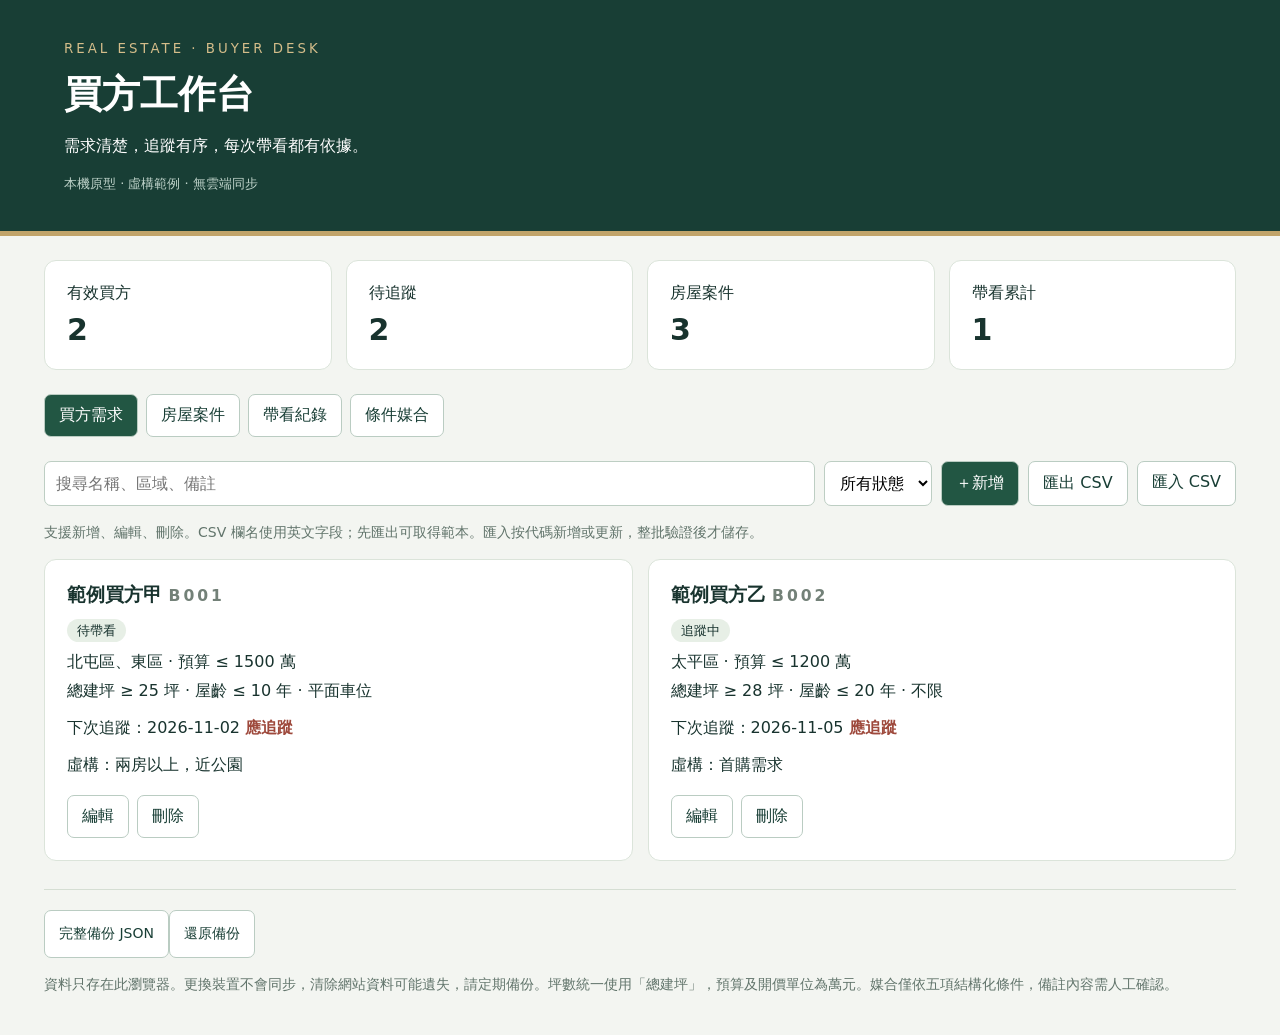
<file: index.html>
<!doctype html><html lang="zh-Hant"><meta charset="utf-8"><meta name="viewport" content="width=device-width,initial-scale=1"><title>買方工作台｜房仲客戶統計</title><link rel="stylesheet" href="style.css"><body><header><small>REAL ESTATE · BUYER DESK</small><h1>買方工作台</h1><p>需求清楚，追蹤有序，每次帶看都有依據。</p><span>本機原型 · 虛構範例 · 無雲端同步</span></header><main><div id="stats" class="stats"></div><nav><button data-tab="buyers">買方需求</button><button data-tab="properties">房屋案件</button><button data-tab="visits">帶看紀錄</button><button data-tab="match">條件媒合</button></nav><section class="toolbar"><input id="search" placeholder="搜尋名稱、區域、備註"><select id="status"><option value="">所有狀態</option><option>新需求</option><option>追蹤中</option><option>待帶看</option><option>議價中</option><option>已成交</option><option>暫停</option></select><button id="add">＋新增</button><button id="export">匯出 CSV</button><label class="button">匯入 CSV<input type="file" id="import" accept=".csv" hidden></label></section><p id="hint"></p><div id="content"></div><footer><button id="backup">完整備份 JSON</button><label class="button">還原備份<input id="restore" type="file" accept=".json" hidden></label><p>資料只存在此瀏覽器。更換裝置不會同步，清除網站資料可能遺失，請定期備份。坪數統一使用「總建坪」，預算及開價單位為萬元。媒合僅依五項結構化條件，備註內容需人工確認。</p></footer></main><dialog id="dialog"><form id="form"><h2 id="title"></h2><div id="fields"></div><div class="actions"><button type="button" id="cancel">取消</button><button type="submit">儲存</button></div></form></dialog><script src="core.js"></script><script src="app.js"></script></body></html>
</file>
<file: style.css>
:root{font-family:system-ui,'Noto Sans TC',sans-serif;color:#18332e;background:#f3f5f1}*{box-sizing:border-box}body{margin:0}header{background:#183e35;color:white;padding:38px max(5%,calc((100vw - 1200px)/2));border-bottom:5px solid #c1a46a}h1{font-size:38px;margin:12px 0}small{letter-spacing:3px;color:#d4bd8a}header span{font-size:13px;color:#bfd3ca}main{max-width:1240px;margin:auto;padding:24px}.stats{display:grid;grid-template-columns:repeat(4,1fr);gap:14px}.stat,article{padding:22px;background:white;border:1px solid #dbe4da;border-radius:12px}.stat strong{display:block;font-size:30px;margin-top:8px}nav{display:flex;gap:8px;margin:24px 0}button,.button{font:inherit;padding:10px 14px;border:1px solid #baccc2;background:white;color:#183e35;border-radius:7px;cursor:pointer;display:inline-block}button.active,button[type=submit],#add{background:#225643;color:white}input,select,textarea{font:inherit;padding:11px;border:1px solid #bdcec3;border-radius:7px;max-width:100%;background:white}.toolbar{display:flex;gap:9px;flex-wrap:wrap}#search{flex:1;min-width:220px}#hint,footer{color:#61746b;font-size:14px;line-height:1.8}#content{display:grid;grid-template-columns:repeat(2,1fr);gap:15px}article h3{margin:0 0 12px}article p{line-height:1.8;margin:8px 0}.badge{background:#e7efe6;padding:4px 10px;border-radius:20px;font-size:13px}.muted{color:#738178}.fail{color:#9e493c}.pass{color:#246c51}.actions{display:flex;gap:8px;margin-top:16px}footer{margin-top:28px;border-top:1px solid #d5ded3;padding-top:20px}dialog{border:0;border-radius:14px;width:540px;max-width:94vw;max-height:90vh;padding:28px}dialog::backdrop{background:#102e29aa}#fields{display:grid;grid-template-columns:1fr 1fr;gap:14px}#fields label{display:flex;flex-direction:column;gap:6px;font-size:14px}textarea{min-height:85px}@media(max-width:650px){main{padding:16px}.stats{grid-template-columns:1fr 1fr}#content{grid-template-columns:1fr}nav{overflow:auto}nav button{white-space:nowrap}#fields{grid-template-columns:1fr}header{padding:26px 20px}h1{font-size:32px}}
</file>
